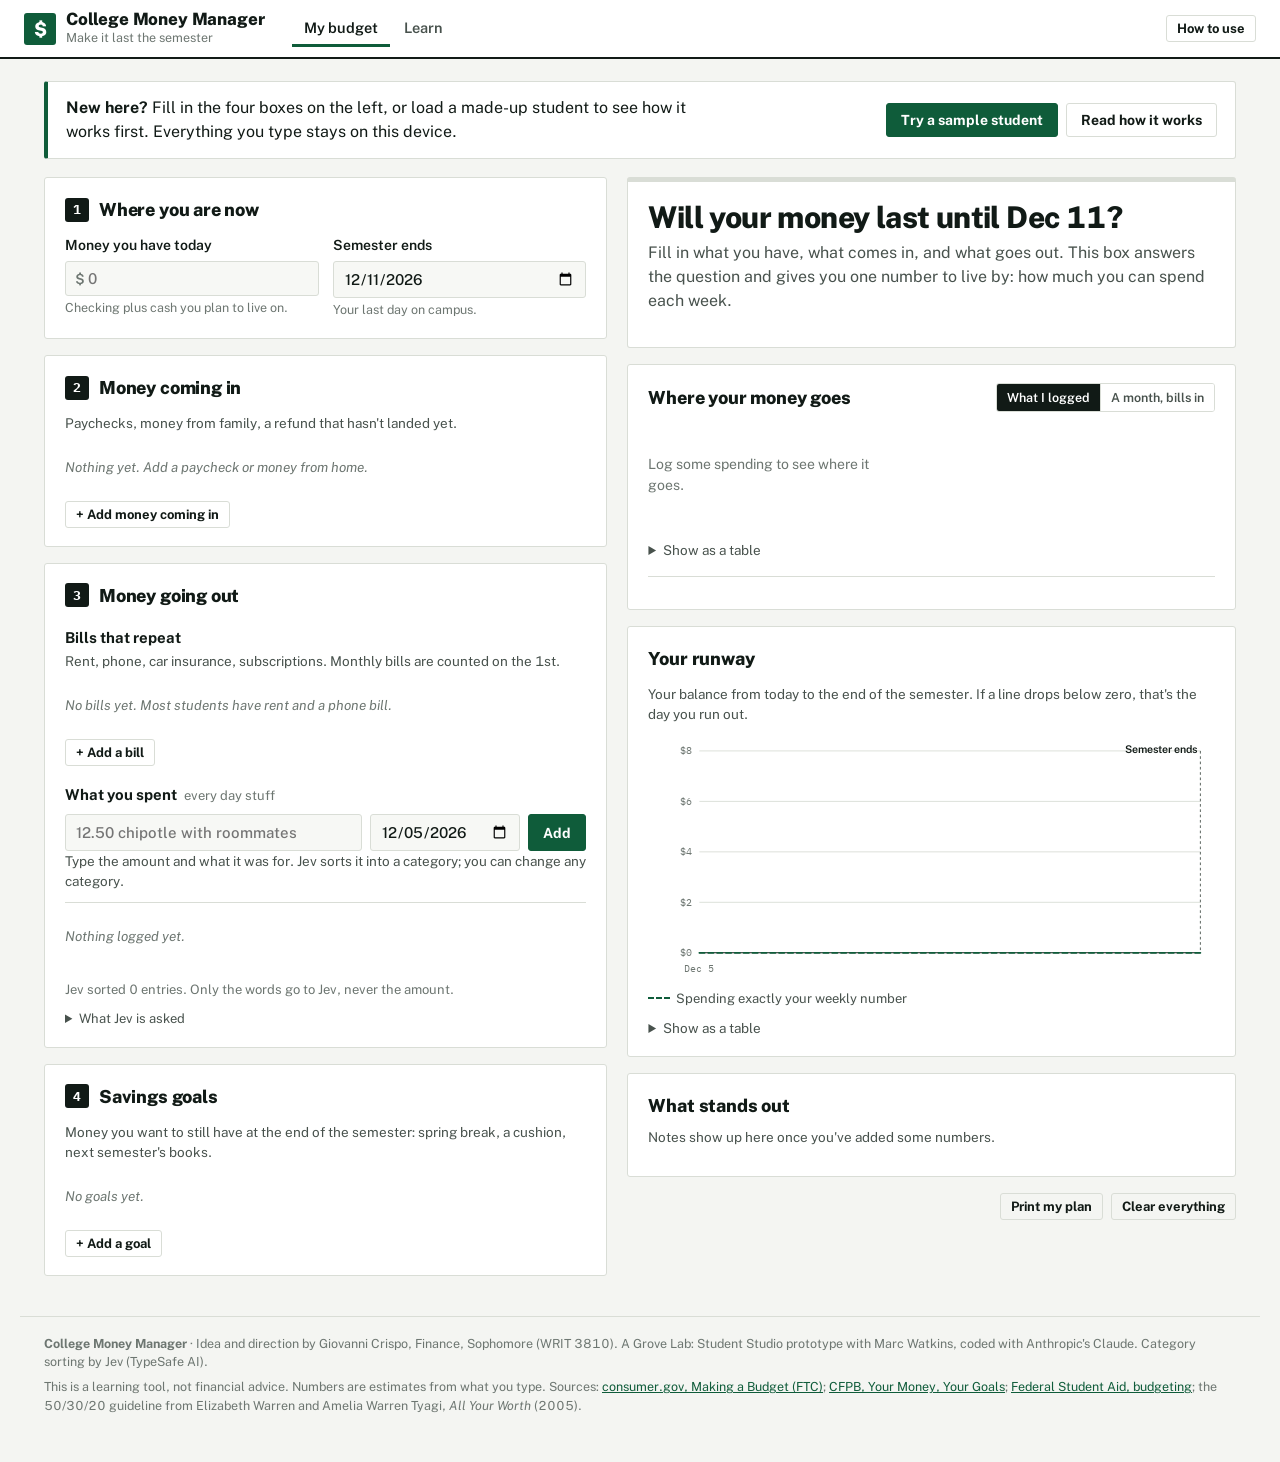
<file: index.html>
<!doctype html>
<html lang="en">
<head>
<meta charset="utf-8">
<meta name="viewport" content="width=device-width, initial-scale=1">
<title>College Money Manager</title>
<meta name="description" content="Enter what you have, what comes in, and what goes out, and see whether your money lasts the semester. A Grove Lab student build by Giovanni Crispo.">
<link rel="preconnect" href="https://fonts.googleapis.com">
<link rel="preconnect" href="https://fonts.gstatic.com" crossorigin>
<link href="https://fonts.googleapis.com/css2?family=Public+Sans:wght@400;500;600;700;800&family=IBM+Plex+Mono:wght@400;500;600&display=swap" rel="stylesheet">
<link rel="stylesheet" href="css/app.css">
</head>
<body>
<header class="top">
  <div class="brand"><span class="logo" aria-hidden="true">$</span><div><b>College Money Manager</b><small>Make it last the semester</small></div></div>
  <nav class="tabs" role="tablist" aria-label="Sections">
    <button role="tab" id="tab-budget" aria-controls="view-budget" aria-selected="true">My budget</button>
    <button role="tab" id="tab-learn" aria-controls="view-learn" aria-selected="false">Learn</button>
  </nav>
  <a class="btn ghost small help" href="how-to-use/">How to use</a>
</header>

<main>
<!-- ================= MY BUDGET ================= -->
<section id="view-budget" role="tabpanel" aria-labelledby="tab-budget">
  <div class="starter" id="starter">
    <p><b>New here?</b> Fill in the four boxes on the left, or load a made-up student to see how it works first. Everything you type stays on this device.</p>
    <div class="row"><button class="btn" id="loadSample">Try a sample student</button><a class="btn ghost" href="how-to-use/">Read how it works</a></div>
  </div>

  <div class="grid">
    <!-- inputs -->
    <div class="inputs">
      <section class="box" aria-labelledby="h1">
        <h2 id="h1"><span class="n">1</span>Where you are now</h2>
        <div class="fields two">
          <label>Money you have today<span class="money"><input id="balance" type="number" inputmode="decimal" min="0" step="0.01" placeholder="0"></span><small>Checking plus cash you plan to live on.</small></label>
          <label>Semester ends<input id="endDate" type="date"><small>Your last day on campus.</small></label>
        </div>
      </section>

      <section class="box" aria-labelledby="h2">
        <h2 id="h2"><span class="n">2</span>Money coming in</h2>
        <p class="hint">Paychecks, money from family, a refund that hasn't landed yet.</p>
        <div class="list" id="incomeList"></div>
        <button class="btn ghost small add" data-add="income">+ Add money coming in</button>
      </section>

      <section class="box" aria-labelledby="h3">
        <h2 id="h3"><span class="n">3</span>Money going out</h2>
        <h3>Bills that repeat</h3>
        <p class="hint">Rent, phone, car insurance, subscriptions. Monthly bills are counted on the 1st.</p>
        <div class="list" id="billList"></div>
        <button class="btn ghost small add" data-add="bill">+ Add a bill</button>

        <h3>What you spent <span class="sub">every day stuff</span></h3>
        <form class="quick" id="quick" autocomplete="off">
          <label class="sr" for="quickText">Amount and what it was for</label>
          <input id="quickText" placeholder="12.50 chipotle with roommates" required>
          <input id="quickDate" type="date" aria-label="Date spent">
          <button class="btn">Add</button>
        </form>
        <p class="hint">Type the amount and what it was for. Jev sorts it into a category; you can change any category.</p>
        <div class="spent" id="spentList"></div>
        <div class="jevbar" id="jevBar"></div>
      </section>

      <section class="box" aria-labelledby="h4">
        <h2 id="h4"><span class="n">4</span>Savings goals</h2>
        <p class="hint">Money you want to still have at the end of the semester: spring break, a cushion, next semester's books.</p>
        <div class="list" id="goalList"></div>
        <button class="btn ghost small add" data-add="goal">+ Add a goal</button>
      </section>
    </div>

    <!-- results -->
    <div class="results" aria-live="polite">
      <section class="box hero" id="hero"></section>

      <section class="box" aria-labelledby="hp">
        <div class="head"><h2 id="hp">Where your money goes</h2>
          <div class="seg" role="radiogroup" aria-label="What the chart shows">
            <button role="radio" data-pie="logged" aria-checked="true">What I logged</button>
            <button role="radio" data-pie="month" aria-checked="false">A month, bills in</button>
          </div></div>
        <div class="pie" id="pie"></div>
        <details class="tableview"><summary>Show as a table</summary><div id="pieTable"></div></details>
        <div class="needs" id="needs"></div>
      </section>

      <section class="box" aria-labelledby="hr">
        <h2 id="hr">Your runway</h2>
        <p class="hint">Your balance from today to the end of the semester. If a line drops below zero, that's the day you run out.</p>
        <div class="runway" id="runway"></div>
        <div class="legend" id="runwayLegend"></div>
        <details class="tableview"><summary>Show as a table</summary><div id="runwayTable"></div></details>
      </section>

      <section class="box tips" id="tips" aria-labelledby="ht"></section>

      <div class="row end"><button class="btn ghost small" id="printBtn">Print my plan</button><button class="btn ghost small" id="resetBtn">Clear everything</button></div>
    </div>
  </div>
</section>

<!-- ================= LEARN ================= -->
<section id="view-learn" role="tabpanel" aria-labelledby="tab-learn" hidden>
  <div class="learn">
    <aside class="lessons" aria-label="Lessons">
      <p class="eyebrow">Budgeting in six short lessons</p>
      <ol id="lessonNav"></ol>
      <p class="progress" id="learnProgress"></p>
    </aside>
    <article class="box lesson" id="lesson" tabindex="-1"></article>
  </div>
</section>
</main>

<footer class="foot">
  <p><b>College Money Manager</b> · Idea and direction by Giovanni Crispo, Finance, Sophomore (WRIT 3810). A Grove Lab: Student Studio prototype with Marc Watkins, coded with Anthropic's Claude. Category sorting by Jev (TypeSafe AI).</p>
  <p>This is a learning tool, not financial advice. Numbers are estimates from what you type.
  Sources: <a href="https://consumer.gov/your-money/making-budget" target="_blank" rel="noopener">consumer.gov, Making a Budget (FTC)</a>;
  <a href="https://www.consumerfinance.gov/consumer-tools/educator-tools/your-money-your-goals/" target="_blank" rel="noopener">CFPB, Your Money, Your Goals</a>;
  <a href="https://studentaid.gov/resources/prepare-for-college/checklists/budget" target="_blank" rel="noopener">Federal Student Aid, budgeting</a>;
  the 50/30/20 guideline from Elizabeth Warren and Amelia Warren Tyagi, <i>All Your Worth</i> (2005).</p>
</footer>

<div class="toast" id="toast" role="status" aria-live="polite"></div>
<div class="tip" id="tooltip" role="tooltip" hidden></div>

<script src="js/money.js"></script>
<script src="js/jev.js"></script>
<script src="js/charts.js"></script>
<script src="js/app.js"></script>
<script src="js/learn.js"></script>
</body>
</html>
</file>
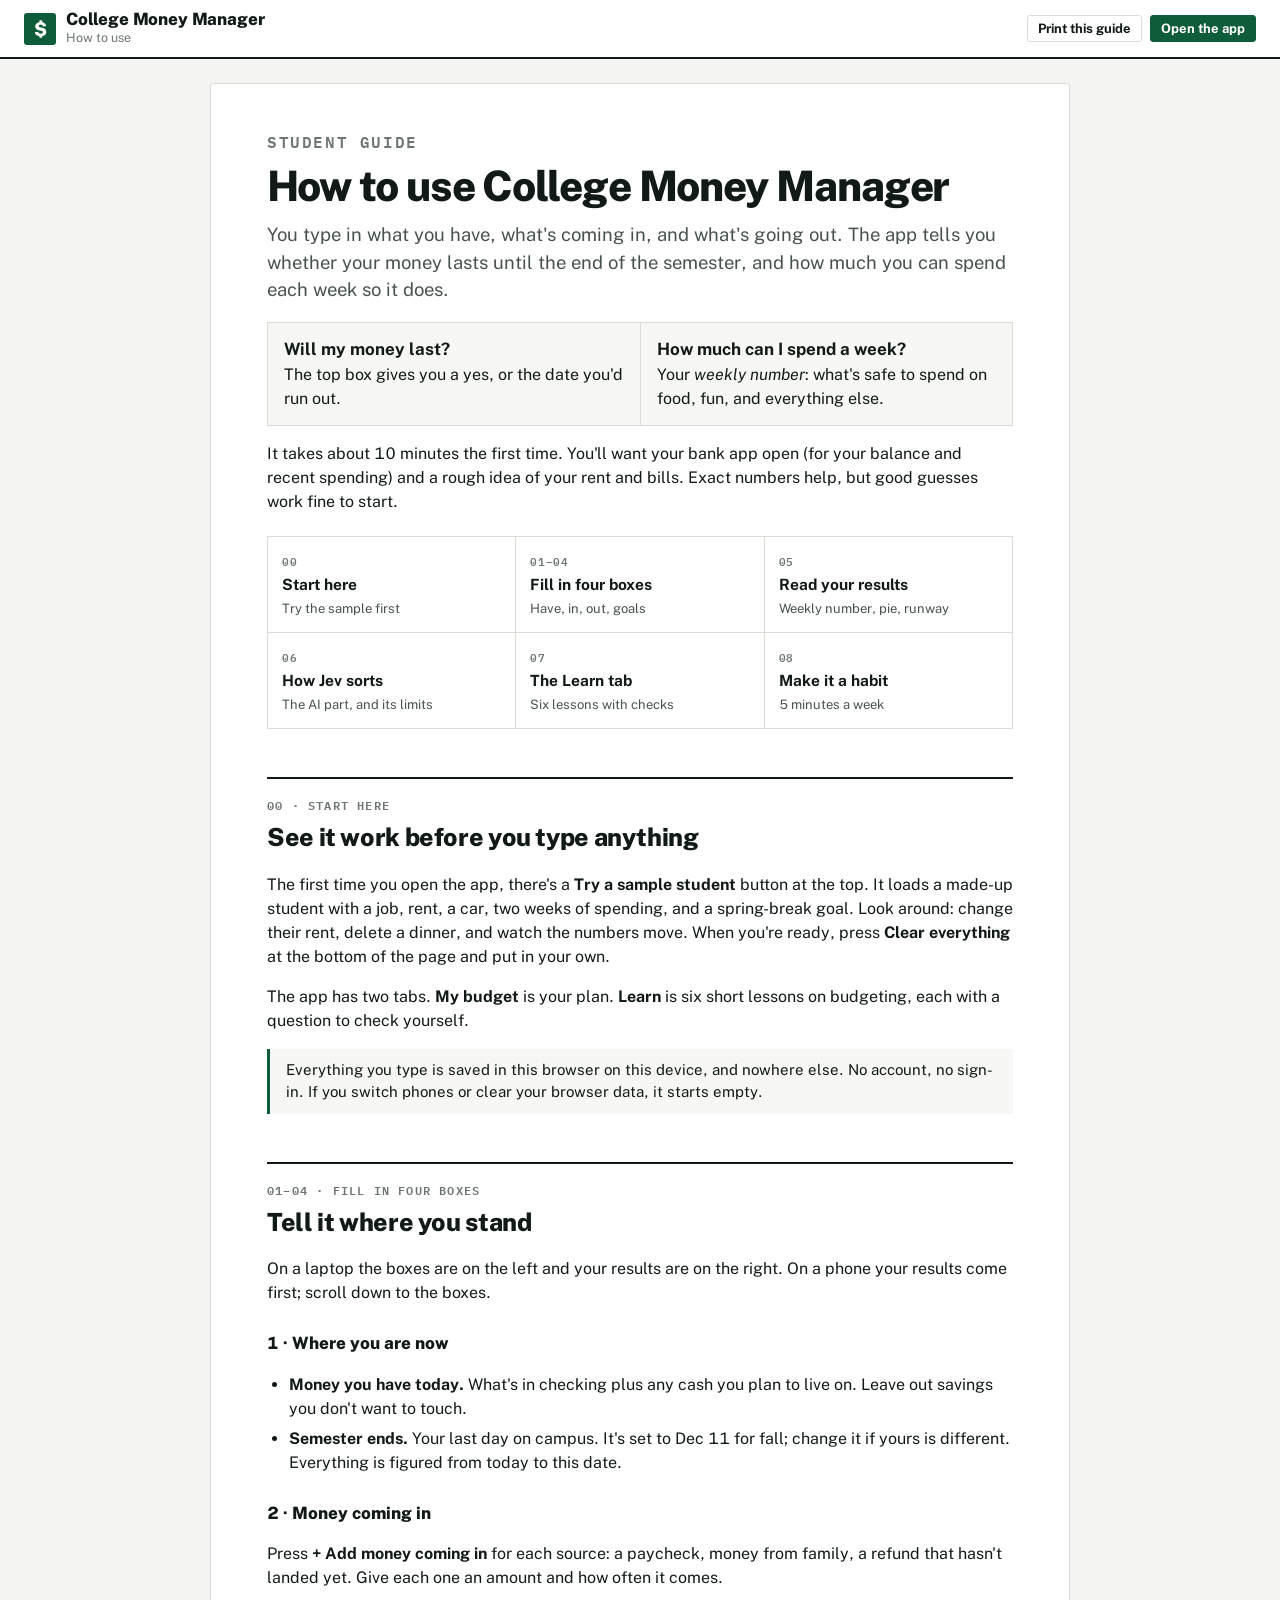
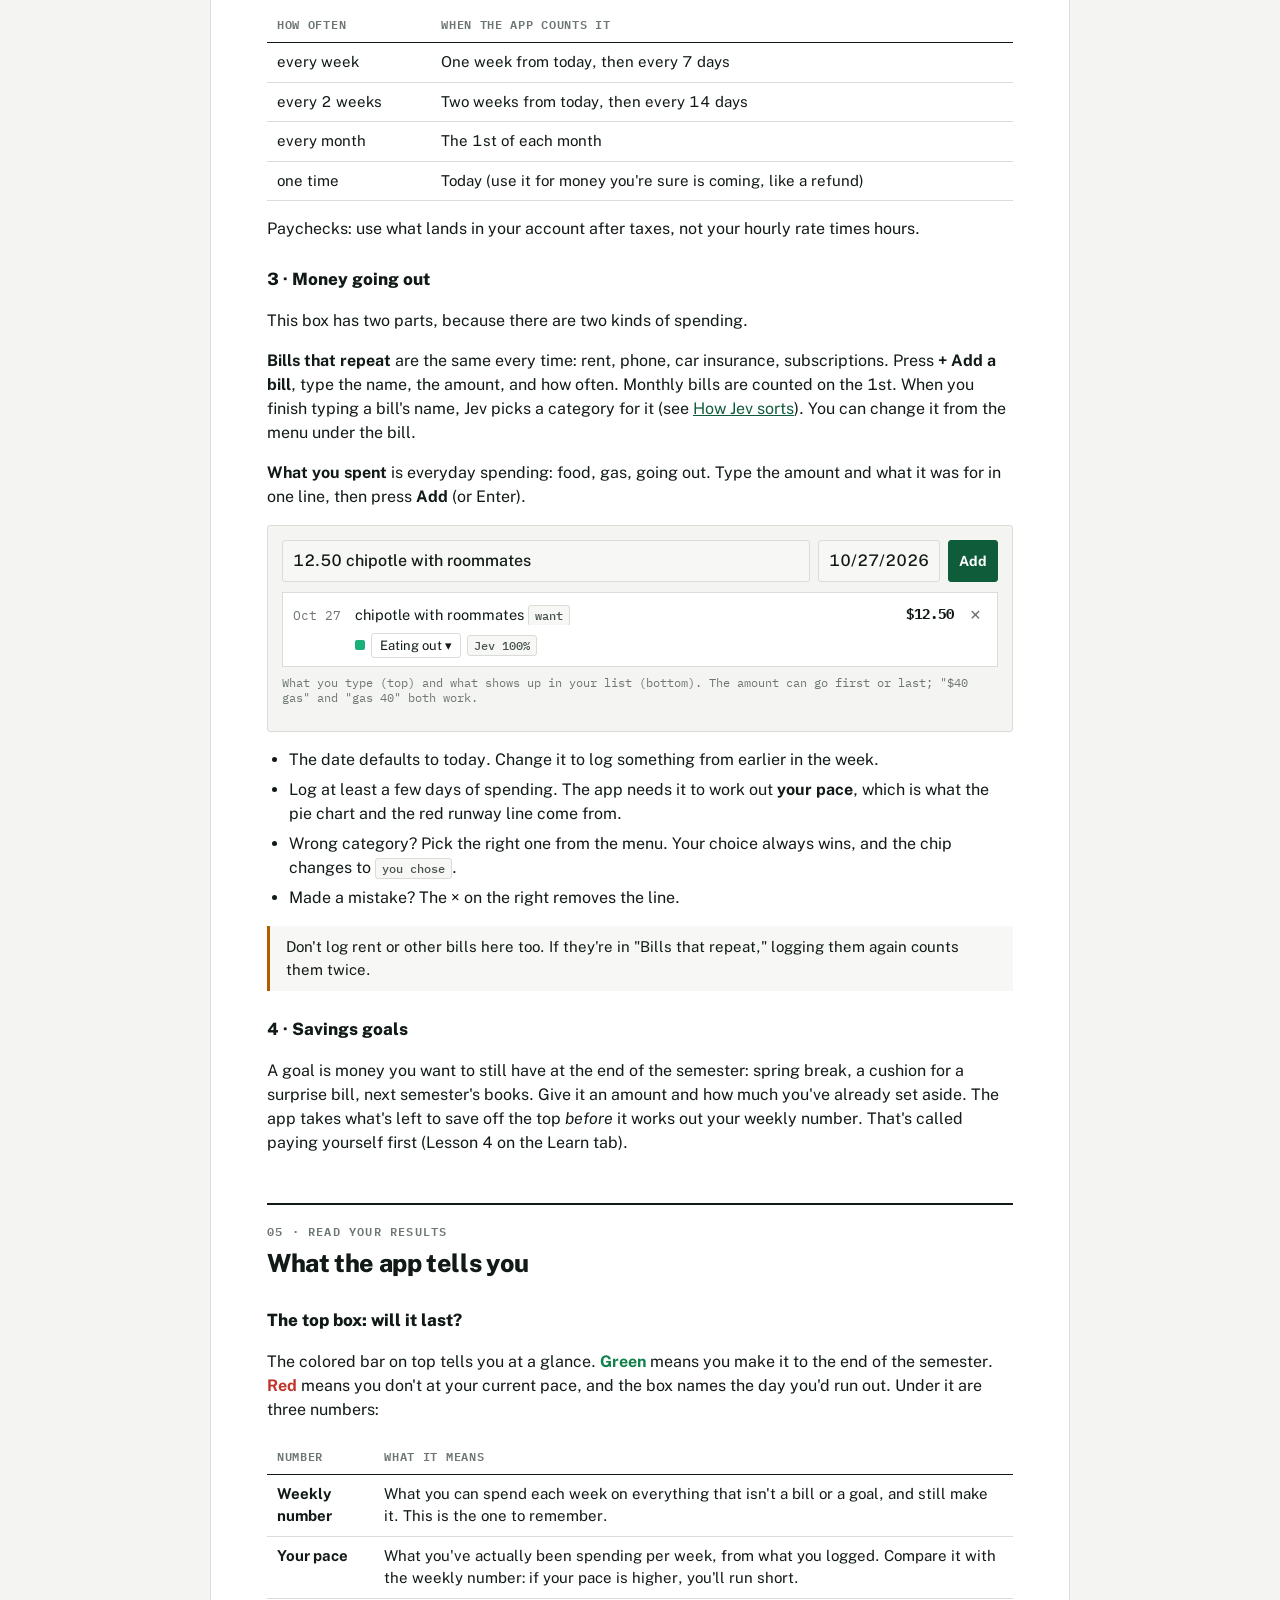
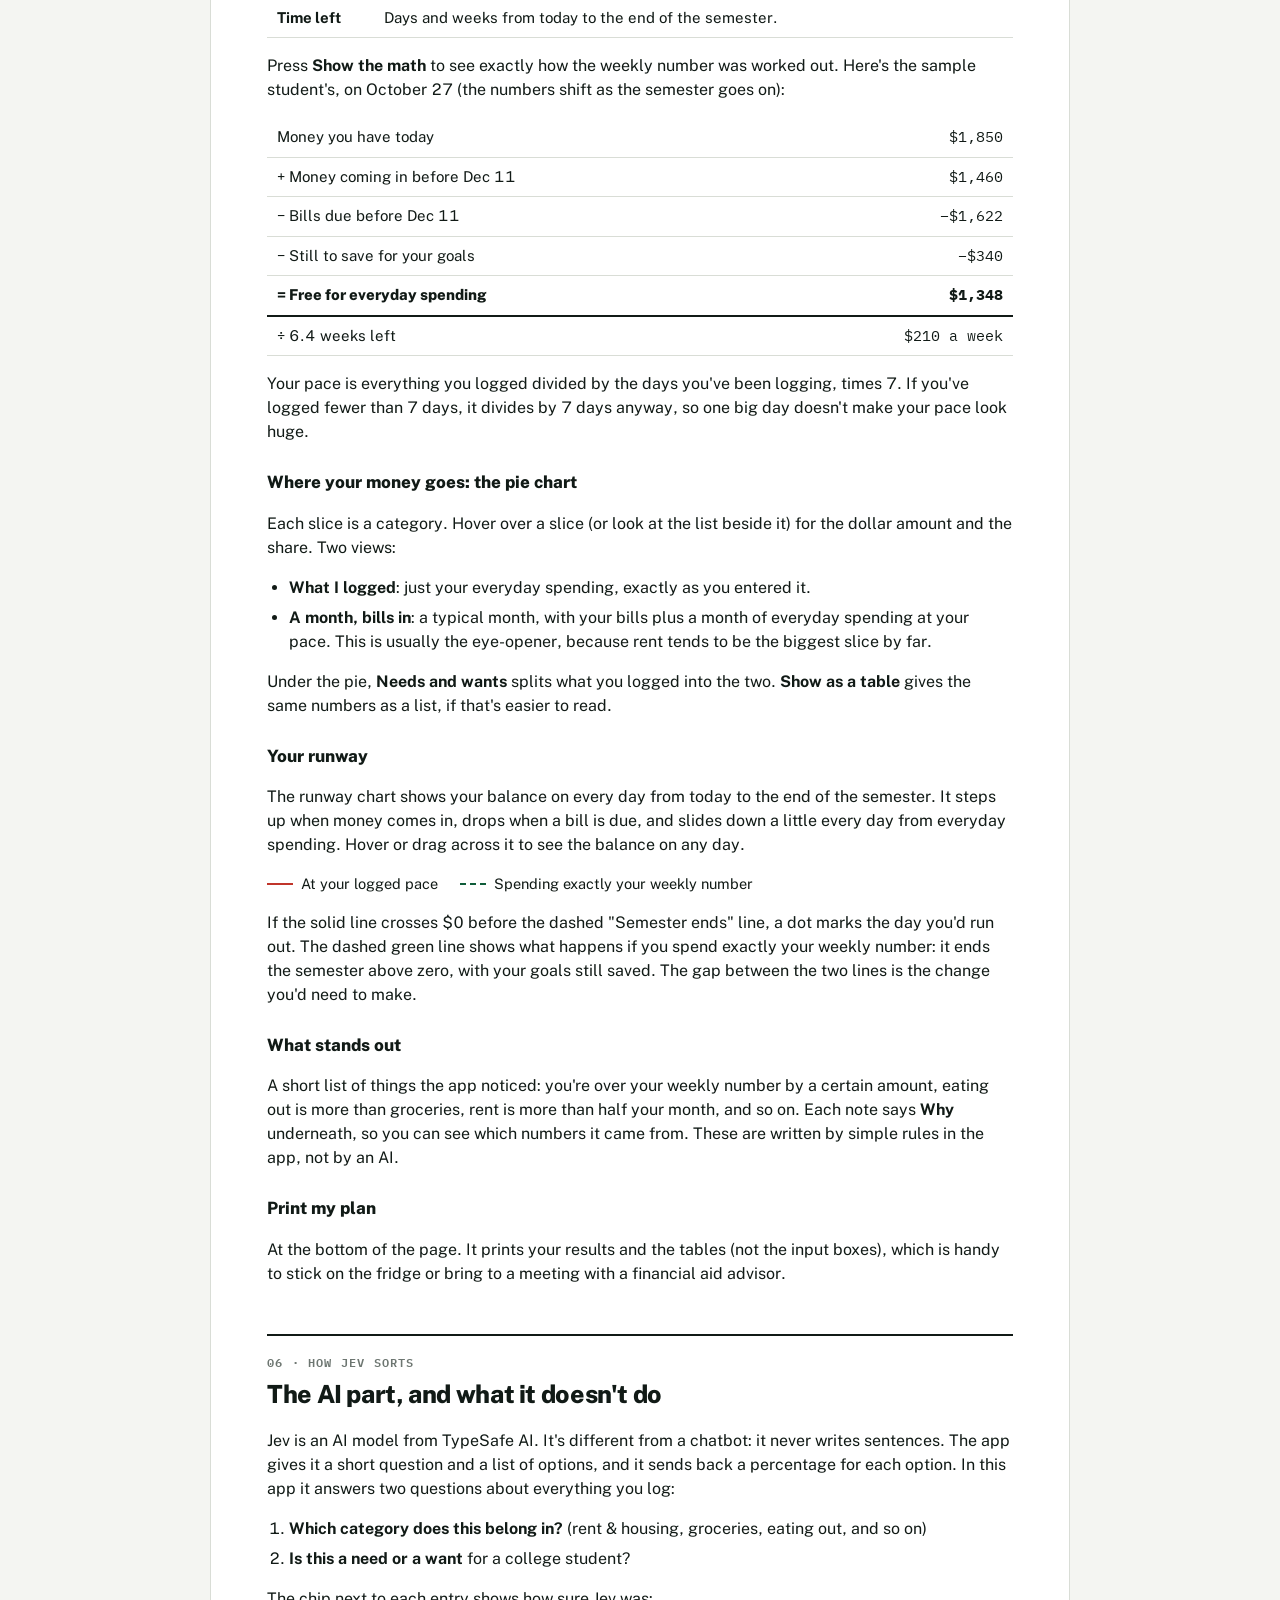
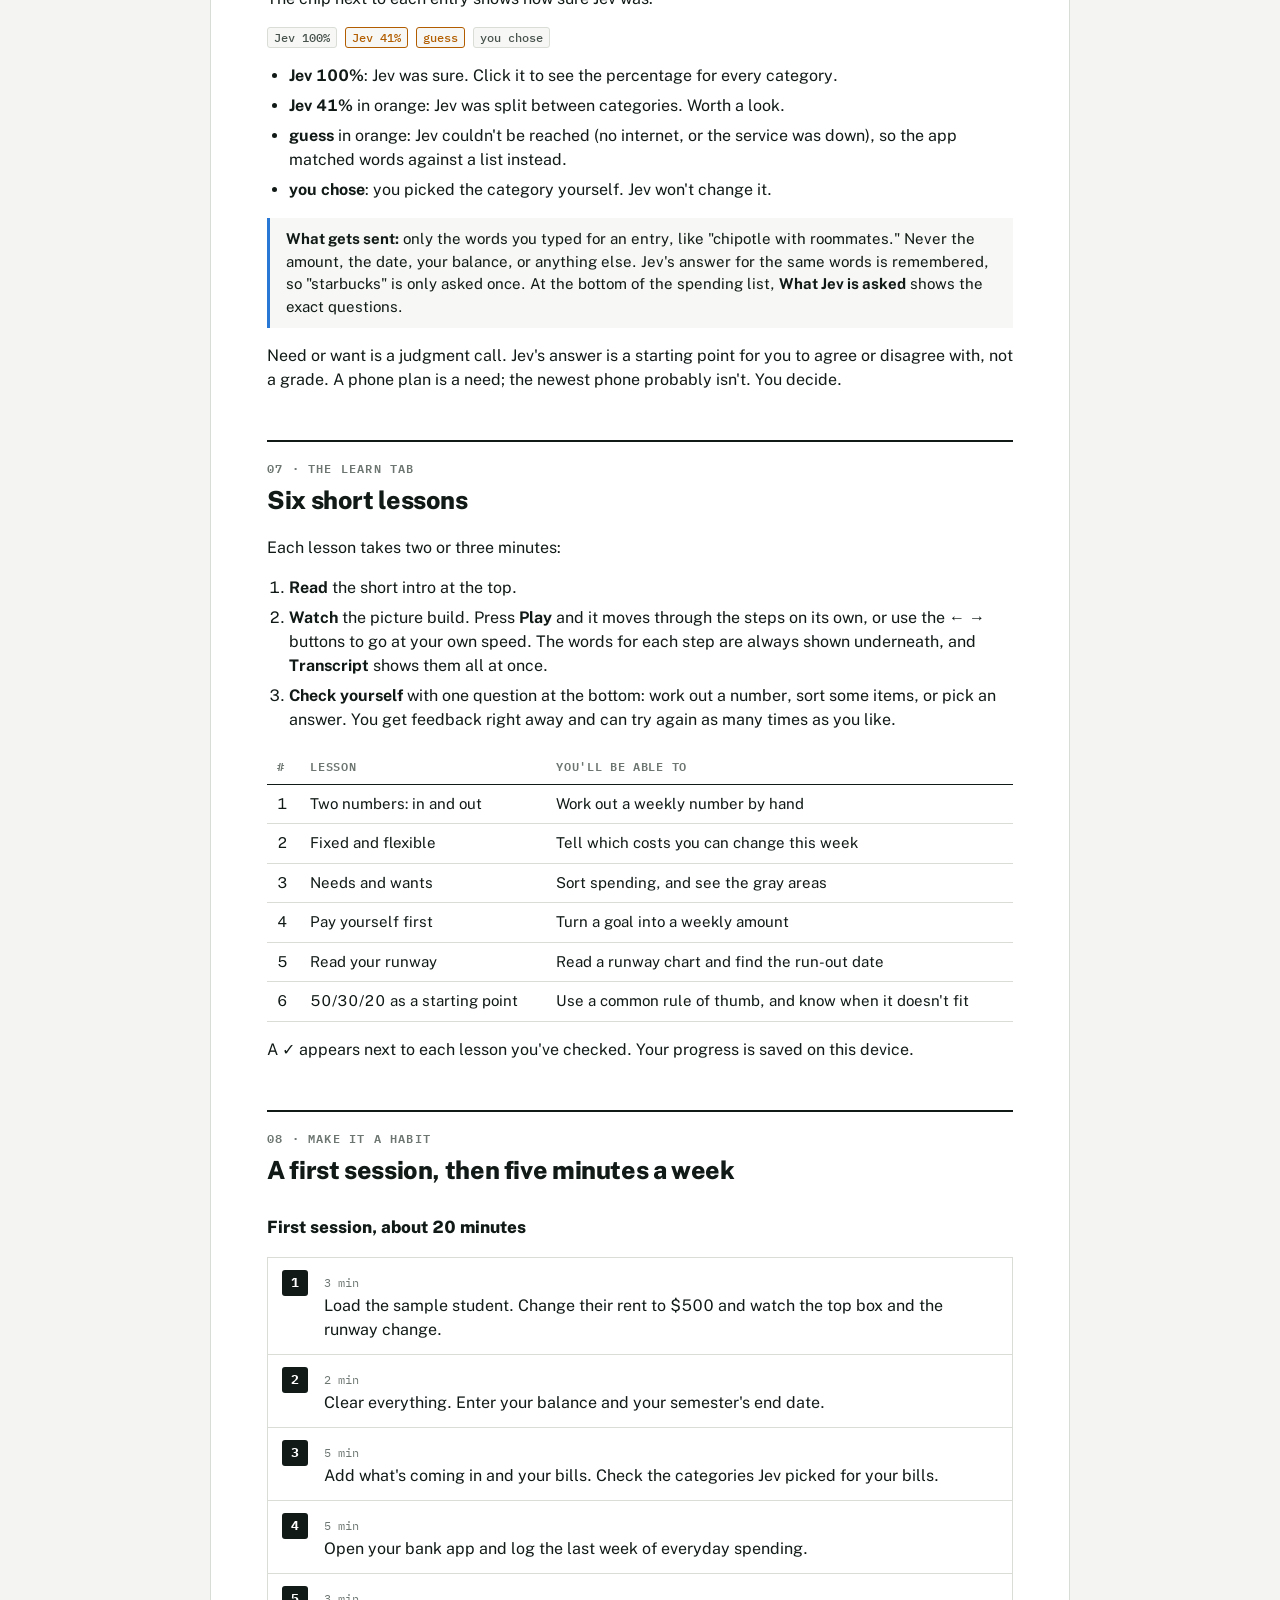
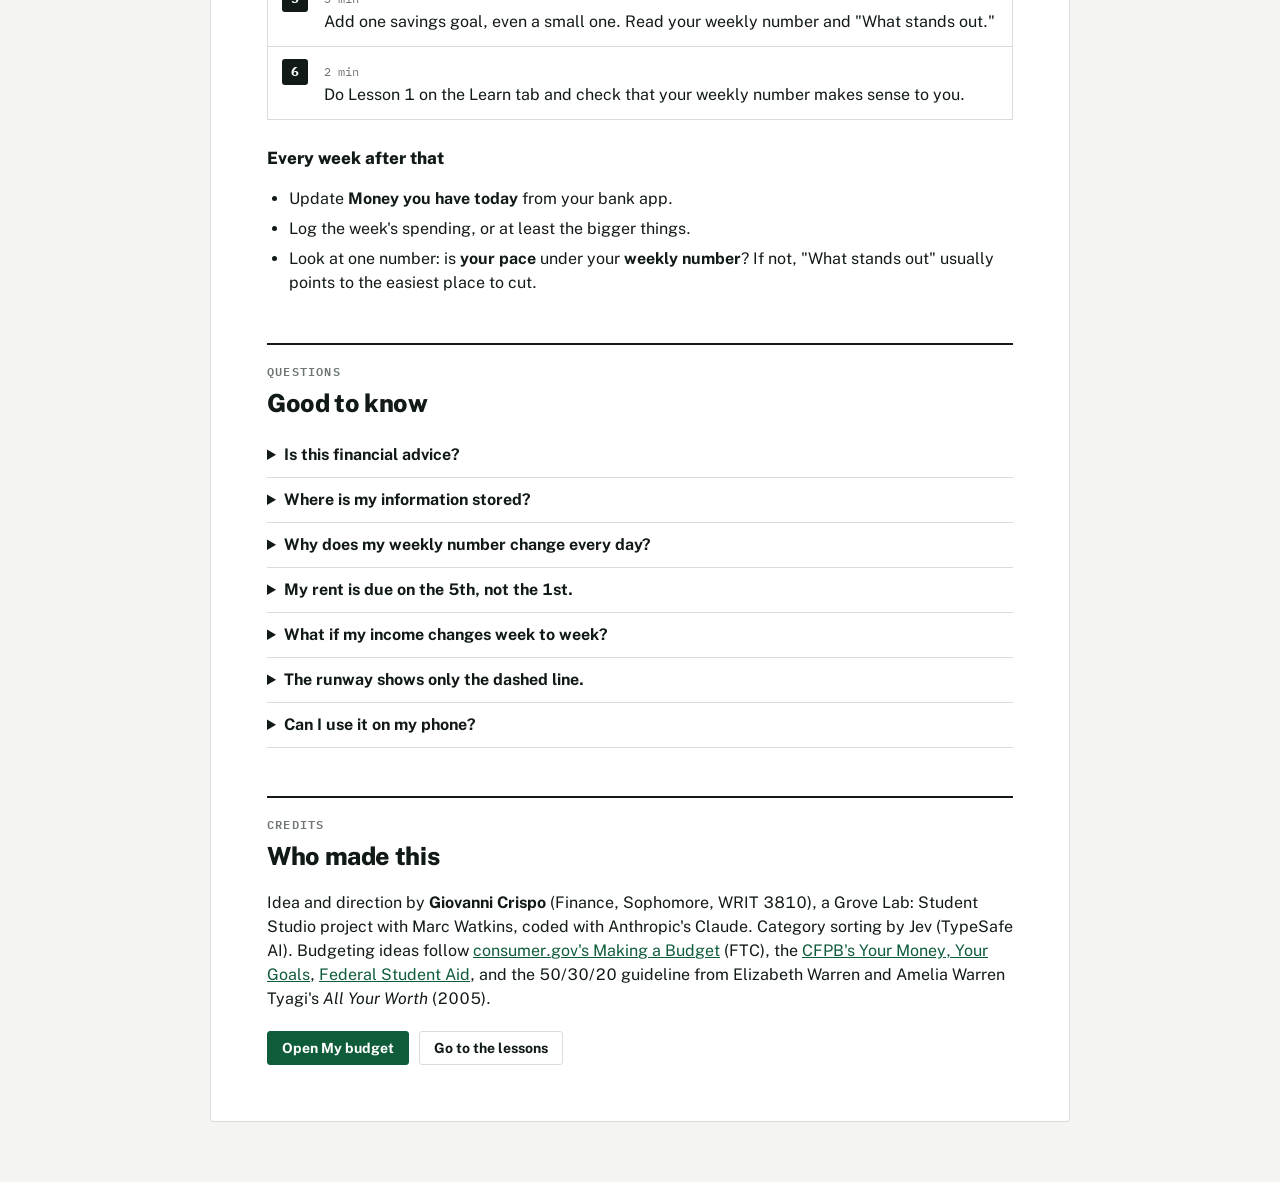
<file: how-to-use/index.html>
<!doctype html>
<html lang="en">
<head>
<meta charset="utf-8">
<meta name="viewport" content="width=device-width, initial-scale=1">
<title>How to Use College Money Manager</title>
<meta name="description" content="A step-by-step guide to College Money Manager: entering your money, reading your weekly number and runway, how Jev sorts spending, and the Learn lessons.">
<link rel="preconnect" href="https://fonts.googleapis.com">
<link rel="preconnect" href="https://fonts.gstatic.com" crossorigin>
<link href="https://fonts.googleapis.com/css2?family=Public+Sans:wght@400;500;600;700;800&family=IBM+Plex+Mono:wght@400;500;600&display=swap" rel="stylesheet">
<link rel="stylesheet" href="../css/app.css">
<style>
.page { max-width: 860px; margin: 24px auto 60px; padding: 44px 56px 56px; background: var(--surface); border: 1px solid var(--rule); border-radius: var(--radius); }
.page h1 { font-size: clamp(30px, 5vw, 42px); font-weight: 800; letter-spacing: -.025em; line-height: 1.08; margin: 6px 0 12px; }
.page .lede { font-size: 18.5px; color: var(--ink-2); margin: 0 0 18px; }
.page h2 { font-size: 25px; font-weight: 800; letter-spacing: -.015em; margin: 48px 0 10px; padding-top: 16px; border-top: 2px solid var(--rule-strong); display: block; }
.page h2 .k { display: block; font: 600 12px var(--mono); letter-spacing: .1em; color: var(--muted); margin-bottom: 4px; text-transform: uppercase; }
.page h3 { font-size: 17px; font-weight: 800; margin: 26px 0 6px; }
.page p, .page li { font-size: 16px; }
.page ol.steps, .page ul.plain { padding-left: 22px; }
.page li { margin-bottom: 6px; }
.toc { display: grid; grid-template-columns: repeat(3, 1fr); gap: 1px; background: var(--rule); border: 1px solid var(--rule); margin: 22px 0 6px; }
.toc a { display: block; background: var(--surface); padding: 12px 14px; text-decoration: none; color: var(--ink); }
.toc a:hover { background: var(--surface-2); }
.toc .k { font: 600 11px var(--mono); color: var(--muted); letter-spacing: .06em; }
.toc b { display: block; font-size: 15.5px; }
.toc span { font-size: 13px; color: var(--ink-2); }
.answer { display: grid; grid-template-columns: 1fr 1fr; gap: 1px; background: var(--rule); border: 1px solid var(--rule); margin: 16px 0; }
.answer div { background: var(--surface-2); padding: 14px 16px; }
.answer b { display: block; font-size: 17px; }
.note { background: var(--surface-2); border-left: 3px solid var(--brand); padding: 10px 16px; margin: 16px 0; font-size: 15px; }
.note.warn { border-left-color: var(--warn); } .note.jev { border-left-color: var(--c1); }
.ex { border: 1px solid var(--rule); border-radius: var(--radius); background: var(--bg); padding: 14px; margin: 14px 0; }
.ex .cap { font: 12px var(--mono); color: var(--muted); margin-top: 8px; }
.ex .fake-in { display: flex; gap: 8px; }
.ex .fake-in span { flex: 1; background: var(--surface-2); border: 1px solid var(--rule); border-radius: var(--radius); padding: 8px 10px; font-weight: 500; }
.ex .fake-in span.btn { background: var(--brand); color: var(--brand-ink); border-color: var(--brand); font-weight: 700; }
.ex .entry { background: var(--surface); padding: 8px 10px; border: 1px solid var(--rule); }
.ex .entry .cat span.sel { border: 1px solid var(--rule); border-radius: var(--radius); padding: 2px 8px; font-size: 13px; }
.page table { width: 100%; border-collapse: collapse; font-size: 15px; margin: 12px 0; }
.page th, .page td { text-align: left; vertical-align: top; padding: 8px 10px; border-bottom: 1px solid var(--rule); }
.page th { font: 600 11.5px var(--mono); text-transform: uppercase; letter-spacing: .06em; color: var(--muted); border-bottom: 1.5px solid var(--ink); }
.page td.r { text-align: right; font-family: var(--mono); }
.page tr.total td { font-weight: 800; border-bottom: 2px solid var(--ink); }
.stat-ex { margin: 14px 0; }
.lines { display: flex; gap: 22px; flex-wrap: wrap; font-size: 14.5px; margin: 8px 0; }
.lines span { display: inline-flex; align-items: center; gap: 8px; }
.lines i { width: 26px; border-top: 2px solid var(--line-pace); }
.lines i.plan { border-top: 2px dashed var(--line-plan); }
.chips { display: flex; gap: 8px; flex-wrap: wrap; margin: 8px 0; }
details.faq { border-bottom: 1px solid var(--rule); padding: 10px 0; }
details.faq summary { cursor: pointer; font-weight: 700; }
details.faq p { margin: 8px 0 4px; color: var(--ink-2); }
.session { counter-reset: s; list-style: none; padding: 0; display: grid; gap: 1px; background: var(--rule); border: 1px solid var(--rule); }
.session li { background: var(--surface); padding: 12px 14px 12px 56px; position: relative; margin: 0; }
.session li::before { counter-increment: s; content: counter(s); position: absolute; left: 14px; top: 12px; width: 26px; height: 26px; display: grid; place-items: center; background: var(--ink); color: var(--surface); font: 700 13px var(--mono); border-radius: var(--radius); }
.session .t { font: 12px var(--mono); color: var(--muted); }
.cta { display: flex; gap: 10px; flex-wrap: wrap; margin-top: 20px; }
@media (max-width: 700px) {
  .page { margin: 0; padding: 22px 16px 40px; border: 0; }
  .toc, .answer { grid-template-columns: 1fr; }
}
@media print { .top, .cta { display: none !important; } .page { border: 0; margin: 0; padding: 0; } body { background: #fff; } }
</style>
</head>
<body>
<header class="top">
  <div class="brand"><span class="logo" aria-hidden="true">$</span><div><b>College Money Manager</b><small>How to use</small></div></div>
  <div class="row" style="margin-left:auto"><button class="btn ghost small" onclick="print()">Print this guide</button><a class="btn small" href="../#budget">Open the app</a></div>
</header>

<article class="page">
  <p class="eyebrow">Student guide</p>
  <h1>How to use College Money Manager</h1>
  <p class="lede">You type in what you have, what's coming in, and what's going out. The app tells you whether your money lasts until the end of the semester, and how much you can spend each week so it does.</p>

  <div class="answer">
    <div><b>Will my money last?</b>The top box gives you a yes, or the date you'd run out.</div>
    <div><b>How much can I spend a week?</b>Your <i>weekly number</i>: what's safe to spend on food, fun, and everything else.</div>
  </div>

  <p>It takes about 10 minutes the first time. You'll want your bank app open (for your balance and recent spending) and a rough idea of your rent and bills. Exact numbers help, but good guesses work fine to start.</p>

  <nav class="toc" aria-label="In this guide">
    <a href="#start"><span class="k">00</span><b>Start here</b><span>Try the sample first</span></a>
    <a href="#enter"><span class="k">01–04</span><b>Fill in four boxes</b><span>Have, in, out, goals</span></a>
    <a href="#read"><span class="k">05</span><b>Read your results</b><span>Weekly number, pie, runway</span></a>
    <a href="#jev"><span class="k">06</span><b>How Jev sorts</b><span>The AI part, and its limits</span></a>
    <a href="#learn"><span class="k">07</span><b>The Learn tab</b><span>Six lessons with checks</span></a>
    <a href="#habit"><span class="k">08</span><b>Make it a habit</b><span>5 minutes a week</span></a>
  </nav>

  <!-- ============ START ============ -->
  <h2 id="start"><span class="k">00 · Start here</span>See it work before you type anything</h2>
  <p>The first time you open the app, there's a <b>Try a sample student</b> button at the top. It loads a made-up student with a job, rent, a car, two weeks of spending, and a spring-break goal. Look around: change their rent, delete a dinner, and watch the numbers move. When you're ready, press <b>Clear everything</b> at the bottom of the page and put in your own.</p>
  <p>The app has two tabs. <b>My budget</b> is your plan. <b>Learn</b> is six short lessons on budgeting, each with a question to check yourself.</p>
  <div class="note">Everything you type is saved in this browser on this device, and nowhere else. No account, no sign-in. If you switch phones or clear your browser data, it starts empty.</div>

  <!-- ============ ENTER ============ -->
  <h2 id="enter"><span class="k">01–04 · Fill in four boxes</span>Tell it where you stand</h2>
  <p>On a laptop the boxes are on the left and your results are on the right. On a phone your results come first; scroll down to the boxes.</p>

  <h3>1 · Where you are now</h3>
  <ul class="plain">
    <li><b>Money you have today.</b> What's in checking plus any cash you plan to live on. Leave out savings you don't want to touch.</li>
    <li><b>Semester ends.</b> Your last day on campus. It's set to Dec 11 for fall; change it if yours is different. Everything is figured from today to this date.</li>
  </ul>

  <h3>2 · Money coming in</h3>
  <p>Press <b>+ Add money coming in</b> for each source: a paycheck, money from family, a refund that hasn't landed yet. Give each one an amount and how often it comes.</p>
  <table>
    <thead><tr><th>How often</th><th>When the app counts it</th></tr></thead>
    <tbody>
      <tr><td>every week</td><td>One week from today, then every 7 days</td></tr>
      <tr><td>every 2 weeks</td><td>Two weeks from today, then every 14 days</td></tr>
      <tr><td>every month</td><td>The 1st of each month</td></tr>
      <tr><td>one time</td><td>Today (use it for money you're sure is coming, like a refund)</td></tr>
    </tbody>
  </table>
  <p>Paychecks: use what lands in your account after taxes, not your hourly rate times hours.</p>

  <h3>3 · Money going out</h3>
  <p>This box has two parts, because there are two kinds of spending.</p>
  <p><b>Bills that repeat</b> are the same every time: rent, phone, car insurance, subscriptions. Press <b>+ Add a bill</b>, type the name, the amount, and how often. Monthly bills are counted on the 1st. When you finish typing a bill's name, Jev picks a category for it (see <a href="#jev">How Jev sorts</a>). You can change it from the menu under the bill.</p>
  <p><b>What you spent</b> is everyday spending: food, gas, going out. Type the amount and what it was for in one line, then press <b>Add</b> (or Enter).</p>
  <div class="ex" aria-label="Example of adding spending">
    <div class="fake-in"><span>12.50 chipotle with roommates</span><span style="flex:0 0 120px">10/27/2026</span><span class="btn" style="flex:none">Add</span></div>
    <div style="margin-top:10px" class="entry"><span class="d">Oct 27</span><span class="w">chipotle with roommates <span class="why">want</span></span><span class="amt">$12.50</span><span class="x" aria-hidden="true">×</span>
      <span class="cat"><span class="dot" style="background:var(--c3)"></span><span class="sel">Eating out ▾</span><span class="why">Jev 100%</span></span></div>
    <p class="cap">What you type (top) and what shows up in your list (bottom). The amount can go first or last; "$40 gas" and "gas 40" both work.</p>
  </div>
  <ul class="plain">
    <li>The date defaults to today. Change it to log something from earlier in the week.</li>
    <li>Log at least a few days of spending. The app needs it to work out <b>your pace</b>, which is what the pie chart and the red runway line come from.</li>
    <li>Wrong category? Pick the right one from the menu. Your choice always wins, and the chip changes to <span class="why you">you chose</span>.</li>
    <li>Made a mistake? The × on the right removes the line.</li>
  </ul>
  <div class="note warn">Don't log rent or other bills here too. If they're in "Bills that repeat," logging them again counts them twice.</div>

  <h3>4 · Savings goals</h3>
  <p>A goal is money you want to still have at the end of the semester: spring break, a cushion for a surprise bill, next semester's books. Give it an amount and how much you've already set aside. The app takes what's left to save off the top <i>before</i> it works out your weekly number. That's called paying yourself first (Lesson 4 on the Learn tab).</p>

  <!-- ============ READ ============ -->
  <h2 id="read"><span class="k">05 · Read your results</span>What the app tells you</h2>

  <h3>The top box: will it last?</h3>
  <p>The colored bar on top tells you at a glance. <b style="color:var(--good)">Green</b> means you make it to the end of the semester. <b style="color:var(--bad)">Red</b> means you don't at your current pace, and the box names the day you'd run out. Under it are three numbers:</p>
  <table>
    <thead><tr><th>Number</th><th>What it means</th></tr></thead>
    <tbody>
      <tr><td><b>Weekly number</b></td><td>What you can spend each week on everything that isn't a bill or a goal, and still make it. This is the one to remember.</td></tr>
      <tr><td><b>Your pace</b></td><td>What you've actually been spending per week, from what you logged. Compare it with the weekly number: if your pace is higher, you'll run short.</td></tr>
      <tr><td><b>Time left</b></td><td>Days and weeks from today to the end of the semester.</td></tr>
    </tbody>
  </table>
  <p>Press <b>Show the math</b> to see exactly how the weekly number was worked out. Here's the sample student's, on October 27 (the numbers shift as the semester goes on):</p>
  <table aria-label="Example of the math">
    <tbody>
      <tr><td>Money you have today</td><td class="r">$1,850</td></tr>
      <tr><td>+ Money coming in before Dec 11</td><td class="r">$1,460</td></tr>
      <tr><td>− Bills due before Dec 11</td><td class="r">−$1,622</td></tr>
      <tr><td>− Still to save for your goals</td><td class="r">−$340</td></tr>
      <tr class="total"><td>= Free for everyday spending</td><td class="r">$1,348</td></tr>
      <tr><td>÷ 6.4 weeks left</td><td class="r">$210 a week</td></tr>
    </tbody>
  </table>
  <p>Your pace is everything you logged divided by the days you've been logging, times 7. If you've logged fewer than 7 days, it divides by 7 days anyway, so one big day doesn't make your pace look huge.</p>

  <h3>Where your money goes: the pie chart</h3>
  <p>Each slice is a category. Hover over a slice (or look at the list beside it) for the dollar amount and the share. Two views:</p>
  <ul class="plain">
    <li><b>What I logged</b>: just your everyday spending, exactly as you entered it.</li>
    <li><b>A month, bills in</b>: a typical month, with your bills plus a month of everyday spending at your pace. This is usually the eye-opener, because rent tends to be the biggest slice by far.</li>
  </ul>
  <p>Under the pie, <b>Needs and wants</b> splits what you logged into the two. <b>Show as a table</b> gives the same numbers as a list, if that's easier to read.</p>

  <h3>Your runway</h3>
  <p>The runway chart shows your balance on every day from today to the end of the semester. It steps up when money comes in, drops when a bill is due, and slides down a little every day from everyday spending. Hover or drag across it to see the balance on any day.</p>
  <div class="lines"><span><i></i>At your logged pace</span><span><i class="plan"></i>Spending exactly your weekly number</span></div>
  <p>If the solid line crosses $0 before the dashed "Semester ends" line, a dot marks the day you'd run out. The dashed green line shows what happens if you spend exactly your weekly number: it ends the semester above zero, with your goals still saved. The gap between the two lines is the change you'd need to make.</p>

  <h3>What stands out</h3>
  <p>A short list of things the app noticed: you're over your weekly number by a certain amount, eating out is more than groceries, rent is more than half your month, and so on. Each note says <b>Why</b> underneath, so you can see which numbers it came from. These are written by simple rules in the app, not by an AI.</p>

  <h3>Print my plan</h3>
  <p>At the bottom of the page. It prints your results and the tables (not the input boxes), which is handy to stick on the fridge or bring to a meeting with a financial aid advisor.</p>

  <!-- ============ JEV ============ -->
  <h2 id="jev"><span class="k">06 · How Jev sorts</span>The AI part, and what it doesn't do</h2>
  <p>Jev is an AI model from TypeSafe AI. It's different from a chatbot: it never writes sentences. The app gives it a short question and a list of options, and it sends back a percentage for each option. In this app it answers two questions about everything you log:</p>
  <ol class="steps">
    <li><b>Which category does this belong in?</b> (rent &amp; housing, groceries, eating out, and so on)</li>
    <li><b>Is this a need or a want</b> for a college student?</li>
  </ol>
  <p>The chip next to each entry shows how sure Jev was:</p>
  <div class="chips"><span class="why">Jev 100%</span><span class="why unsure">Jev 41%</span><span class="why unsure">guess</span><span class="why you">you chose</span></div>
  <ul class="plain">
    <li><b>Jev 100%</b>: Jev was sure. Click it to see the percentage for every category.</li>
    <li><b>Jev 41%</b> in orange: Jev was split between categories. Worth a look.</li>
    <li><b>guess</b> in orange: Jev couldn't be reached (no internet, or the service was down), so the app matched words against a list instead.</li>
    <li><b>you chose</b>: you picked the category yourself. Jev won't change it.</li>
  </ul>
  <div class="note jev"><b>What gets sent:</b> only the words you typed for an entry, like "chipotle with roommates." Never the amount, the date, your balance, or anything else. Jev's answer for the same words is remembered, so "starbucks" is only asked once. At the bottom of the spending list, <b>What Jev is asked</b> shows the exact questions.</div>
  <p>Need or want is a judgment call. Jev's answer is a starting point for you to agree or disagree with, not a grade. A phone plan is a need; the newest phone probably isn't. You decide.</p>

  <!-- ============ LEARN ============ -->
  <h2 id="learn"><span class="k">07 · The Learn tab</span>Six short lessons</h2>
  <p>Each lesson takes two or three minutes:</p>
  <ol class="steps">
    <li><b>Read</b> the short intro at the top.</li>
    <li><b>Watch</b> the picture build. Press <b>Play</b> and it moves through the steps on its own, or use the ← → buttons to go at your own speed. The words for each step are always shown underneath, and <b>Transcript</b> shows them all at once.</li>
    <li><b>Check yourself</b> with one question at the bottom: work out a number, sort some items, or pick an answer. You get feedback right away and can try again as many times as you like.</li>
  </ol>
  <table>
    <thead><tr><th>#</th><th>Lesson</th><th>You'll be able to</th></tr></thead>
    <tbody>
      <tr><td>1</td><td>Two numbers: in and out</td><td>Work out a weekly number by hand</td></tr>
      <tr><td>2</td><td>Fixed and flexible</td><td>Tell which costs you can change this week</td></tr>
      <tr><td>3</td><td>Needs and wants</td><td>Sort spending, and see the gray areas</td></tr>
      <tr><td>4</td><td>Pay yourself first</td><td>Turn a goal into a weekly amount</td></tr>
      <tr><td>5</td><td>Read your runway</td><td>Read a runway chart and find the run-out date</td></tr>
      <tr><td>6</td><td>50/30/20 as a starting point</td><td>Use a common rule of thumb, and know when it doesn't fit</td></tr>
    </tbody>
  </table>
  <p>A ✓ appears next to each lesson you've checked. Your progress is saved on this device.</p>

  <!-- ============ HABIT ============ -->
  <h2 id="habit"><span class="k">08 · Make it a habit</span>A first session, then five minutes a week</h2>
  <h3>First session, about 20 minutes</h3>
  <ol class="session">
    <li><span class="t">3 min</span><br>Load the sample student. Change their rent to $500 and watch the top box and the runway change.</li>
    <li><span class="t">2 min</span><br>Clear everything. Enter your balance and your semester's end date.</li>
    <li><span class="t">5 min</span><br>Add what's coming in and your bills. Check the categories Jev picked for your bills.</li>
    <li><span class="t">5 min</span><br>Open your bank app and log the last week of everyday spending.</li>
    <li><span class="t">3 min</span><br>Add one savings goal, even a small one. Read your weekly number and "What stands out."</li>
    <li><span class="t">2 min</span><br>Do Lesson 1 on the Learn tab and check that your weekly number makes sense to you.</li>
  </ol>
  <h3>Every week after that</h3>
  <ul class="plain">
    <li>Update <b>Money you have today</b> from your bank app.</li>
    <li>Log the week's spending, or at least the bigger things.</li>
    <li>Look at one number: is <b>your pace</b> under your <b>weekly number</b>? If not, "What stands out" usually points to the easiest place to cut.</li>
  </ul>

  <!-- ============ FAQ ============ -->
  <h2 id="faq"><span class="k">Questions</span>Good to know</h2>
  <details class="faq"><summary>Is this financial advice?</summary><p>No. It's a learning tool, and its numbers are estimates from what you type. For real decisions about loans, aid, or debt, talk to your school's financial aid office.</p></details>
  <details class="faq"><summary>Where is my information stored?</summary><p>Only in this browser, on this device. The only thing that leaves your device is the words of each spending entry, sent to Jev for sorting. Clearing your browser's site data or pressing "Clear everything" erases it.</p></details>
  <details class="faq"><summary>Why does my weekly number change every day?</summary><p>Because there are fewer days left. If you spend less than your weekly number this week, next week's number goes up a little, and the other way around. Update your balance and it catches up with real life.</p></details>
  <details class="faq"><summary>My rent is due on the 5th, not the 1st.</summary><p>The app counts every monthly bill and monthly income on the 1st, to keep things simple. Over a whole semester it comes out the same. It can make the run-out date a few days off if a big bill lands near the end.</p></details>
  <details class="faq"><summary>What if my income changes week to week?</summary><p>Use a lower, realistic amount for "every week." Planning on the low side means a good week becomes extra, instead of a slow week becoming a problem.</p></details>
  <details class="faq"><summary>The runway shows only the dashed line.</summary><p>The solid red line needs logged spending. Add a few days under "What you spent" and it appears.</p></details>
  <details class="faq"><summary>Can I use it on my phone?</summary><p>Yes. On a phone your results show first; scroll down for the boxes. Add the page to your home screen to open it like an app.</p></details>

  <h2><span class="k">Credits</span>Who made this</h2>
  <p>Idea and direction by <b>Giovanni Crispo</b> (Finance, Sophomore, WRIT 3810), a Grove Lab: Student Studio project with Marc Watkins, coded with Anthropic's Claude. Category sorting by Jev (TypeSafe AI). Budgeting ideas follow <a href="https://consumer.gov/your-money/making-budget" target="_blank" rel="noopener">consumer.gov's Making a Budget</a> (FTC), the <a href="https://www.consumerfinance.gov/consumer-tools/educator-tools/your-money-your-goals/" target="_blank" rel="noopener">CFPB's Your Money, Your Goals</a>, <a href="https://studentaid.gov/resources/prepare-for-college/checklists/budget" target="_blank" rel="noopener">Federal Student Aid</a>, and the 50/30/20 guideline from Elizabeth Warren and Amelia Warren Tyagi's <i>All Your Worth</i> (2005).</p>

  <div class="cta"><a class="btn" href="../#budget">Open My budget</a><a class="btn ghost" href="../#learn">Go to the lessons</a></div>
</article>
</body>
</html>
</file>
<file: css/app.css>
/* College Money Manager
   THE LOOK. Giovanni: the look is yours to design. Everything visual starts in this first block.
   Change a color or font here and it changes everywhere. "Sharp, business, friendly." */
:root {
  color-scheme: light;
  --bg: #f4f5f2;          /* page */
  --surface: #ffffff;     /* boxes and chart surface */
  --surface-2: #f7f8f5;   /* inputs, table stripes */
  --ink: #111a16;         /* main text */
  --ink-2: #48524d;       /* secondary text */
  --muted: #6d7671;
  --rule: #d9ddd6;        /* hairlines */
  --rule-strong: #111a16;
  --brand: #0f5c3a;       /* money green: headings accents, buttons */
  --brand-ink: #ffffff;
  --good: #12804a;        /* "you make it" */
  --warn: #b25d00;
  --bad: #c0352b;         /* "you run out" */
  --focus: #1b5fd1;
  --radius: 3px;          /* sharp corners */
  --sans: "Public Sans", ui-sans-serif, -apple-system, "Segoe UI", sans-serif;
  --mono: "IBM Plex Mono", ui-monospace, Menlo, monospace;
  /* chart colors: a tested colorblind-safe order. Keep the order if you change them. */
  --c1: #2a78d6; --c2: #eb6834; --c3: #1baf7a; --c4: #eda100; --c5: #e87ba4; --c6: #008300; --c7: #6250d6; --c8: #e34948; --c9: #8b918d;
  --line-pace: #c0352b; --line-plan: #0f5c3a;
}
@media (prefers-color-scheme: dark) {
  :root:not([data-theme="light"]) {
    color-scheme: dark;
    --bg: #111513; --surface: #1a1f1c; --surface-2: #222824; --ink: #eef1ec; --ink-2: #c1c8c2; --muted: #98a19b; --rule: #343b36; --rule-strong: #eef1ec;
    --brand: #3fae76; --brand-ink: #0b1510; --good: #4cc387; --warn: #e39b3c; --bad: #ef6b60; --focus: #78a6ff;
    --c1: #3987e5; --c2: #d95926; --c3: #199e70; --c4: #c98500; --c5: #d55181; --c6: #008300; --c7: #9085e9; --c8: #e66767; --c9: #7d847f;
    --line-pace: #ef6b60; --line-plan: #4cc387;
  }
}
:root[data-theme="dark"] {
  color-scheme: dark;
  --bg: #111513; --surface: #1a1f1c; --surface-2: #222824; --ink: #eef1ec; --ink-2: #c1c8c2; --muted: #98a19b; --rule: #343b36; --rule-strong: #eef1ec;
  --brand: #3fae76; --brand-ink: #0b1510; --good: #4cc387; --warn: #e39b3c; --bad: #ef6b60; --focus: #78a6ff;
  --c1: #3987e5; --c2: #d95926; --c3: #199e70; --c4: #c98500; --c5: #d55181; --c6: #008300; --c7: #9085e9; --c8: #e66767; --c9: #7d847f;
  --line-pace: #ef6b60; --line-plan: #4cc387;
}

* { box-sizing: border-box; }
html { -webkit-text-size-adjust: 100%; }
body { margin: 0; background: var(--bg); color: var(--ink); font: 16px/1.5 var(--sans); font-variant-numeric: tabular-nums; }
a { color: var(--brand); }
:focus-visible { outline: 2px solid var(--focus); outline-offset: 2px; }
.sr { position: absolute; width: 1px; height: 1px; overflow: hidden; clip: rect(0 0 0 0); }
[hidden] { display: none !important; }

/* header */
.top { position: sticky; top: 0; z-index: 10; display: flex; align-items: center; gap: 18px; padding: 10px 24px; background: var(--surface); border-bottom: 2px solid var(--rule-strong); }
.brand { display: flex; align-items: center; gap: 10px; }
.brand b { display: block; font-weight: 800; font-size: 17px; letter-spacing: -.01em; line-height: 1.1; }
.brand small { display: block; font-size: 12.5px; color: var(--muted); }
.logo { width: 32px; height: 32px; display: grid; place-items: center; background: var(--brand); color: var(--brand-ink); font: 800 19px var(--sans); border-radius: var(--radius); }
.tabs { display: flex; gap: 2px; margin-left: 10px; }
.tabs button { border: 0; background: none; color: var(--ink-2); font: 600 14.5px var(--sans); padding: 8px 12px; cursor: pointer; border-bottom: 3px solid transparent; }
.tabs button[aria-selected="true"] { color: var(--ink); border-bottom-color: var(--brand); }
.top .help { margin-left: auto; }

/* buttons and fields */
.btn { display: inline-flex; align-items: center; gap: 6px; border: 1.5px solid var(--brand); background: var(--brand); color: var(--brand-ink); border-radius: var(--radius); padding: 8px 14px; font: 700 14px var(--sans); text-decoration: none; cursor: pointer; }
.btn:hover { filter: brightness(1.08); }
.btn.ghost { background: transparent; color: var(--ink); border-color: var(--rule); }
.btn.ghost:hover { border-color: var(--ink-2); filter: none; }
.btn.small { padding: 5px 10px; font-size: 13px; }
.btn:disabled { opacity: .5; cursor: default; }
input, select { font: 500 15px var(--sans); color: var(--ink); background: var(--surface-2); border: 1px solid var(--rule); border-radius: var(--radius); padding: 8px 10px; width: 100%; min-width: 0; }
input:focus, select:focus { border-color: var(--focus); outline: none; box-shadow: 0 0 0 2px color-mix(in srgb, var(--focus) 25%, transparent); }
label { display: block; font-weight: 600; font-size: 14px; }
label small { display: block; font-weight: 400; color: var(--muted); font-size: 12.5px; margin-top: 3px; }
label input, label select { margin-top: 5px; }
.money { position: relative; display: block; }
.money::before { content: "$"; position: absolute; left: 10px; top: 50%; transform: translateY(-50%); margin-top: 2.5px; color: var(--muted); font-weight: 600; }
.money input { padding-left: 22px; }
.row { display: flex; gap: 8px; flex-wrap: wrap; align-items: center; }
.row.end { justify-content: flex-end; }

main { max-width: 1240px; margin: 0 auto; padding: 22px 24px 40px; }
.starter { display: flex; align-items: center; justify-content: space-between; gap: 16px; flex-wrap: wrap; background: var(--surface); border: 1px solid var(--rule); border-left: 4px solid var(--brand); padding: 14px 18px; margin-bottom: 18px; border-radius: var(--radius); }
.starter p { margin: 0; max-width: 640px; }

.grid { display: grid; grid-template-columns: minmax(0, 1fr) minmax(0, 1.08fr); gap: 20px; align-items: start; }
.inputs, .results { display: grid; grid-template-columns: minmax(0, 1fr); gap: 16px; }
.box { background: var(--surface); border: 1px solid var(--rule); border-radius: var(--radius); padding: 18px 20px; }
.box h2 { display: flex; align-items: center; gap: 10px; font-size: 18px; font-weight: 800; letter-spacing: -.01em; margin: 0 0 12px; }
.box h2 .n { width: 24px; height: 24px; display: grid; place-items: center; flex: none; background: var(--ink); color: var(--surface); font: 700 13px var(--mono); border-radius: var(--radius); }
.box h3 { font-size: 15px; font-weight: 700; margin: 18px 0 2px; }
.box h3 .sub { font-weight: 400; color: var(--muted); font-size: 13px; margin-left: 4px; }
.hint { font-size: 13.5px; color: var(--ink-2); margin: 0 0 10px; }
.fields.two { display: grid; grid-template-columns: 1fr 1fr; gap: 14px; }
.head { display: flex; justify-content: space-between; align-items: center; gap: 10px; flex-wrap: wrap; margin-bottom: 8px; }
.head h2 { margin: 0; }

/* repeating rows */
.list { display: grid; gap: 8px; margin-bottom: 10px; }
.item { display: grid; grid-template-columns: minmax(0, 1.3fr) minmax(0, .9fr) minmax(0, 1.25fr) auto; gap: 8px; align-items: center; }
.item.goal { grid-template-columns: minmax(0, 1.5fr) minmax(0, 1fr) minmax(0, 1fr) auto; }
.item .x, .entry .x { border: 0; background: none; color: var(--muted); font-size: 20px; line-height: 1; cursor: pointer; padding: 4px 6px; }
.item .x:hover, .entry .x:hover { color: var(--bad); }
.item .meta { grid-column: 1 / -1; margin-top: -3px; }
.colhead { display: grid; gap: 8px; font: 600 11px var(--mono); text-transform: uppercase; letter-spacing: .06em; color: var(--muted); }
.empty { color: var(--muted); font-size: 13.5px; font-style: italic; }

/* quick add + spent list */
.quick { display: grid; grid-template-columns: minmax(0, 1fr) 150px auto; gap: 8px; margin-top: 8px; }
.spent { display: grid; margin-top: 6px; max-height: 420px; overflow: auto; border-top: 1px solid var(--rule); }
.entry { display: grid; grid-template-columns: 52px minmax(0, 1fr) auto auto; column-gap: 10px; row-gap: 4px; align-items: center; padding: 8px 0; border-bottom: 1px solid var(--rule); font-size: 14.5px; }
.entry .d { grid-row: 1; grid-column: 1; } .entry .w { grid-row: 1; grid-column: 2; } .entry .amt { grid-row: 1; grid-column: 3; } .entry .x { grid-row: 1; grid-column: 4; }
.entry .cat { grid-row: 2; grid-column: 2 / 5; flex-wrap: wrap; }
.entry .d { font: 12.5px var(--mono); color: var(--muted); }
.entry .w { overflow: hidden; text-overflow: ellipsis; white-space: nowrap; }
.entry .amt { text-align: right; font-weight: 700; font-family: var(--mono); font-size: 14px; }
.cat { display: inline-flex; align-items: center; gap: 6px; }
.cat select { width: auto; padding: 3px 6px; font-size: 13px; margin: 0; background: var(--surface); }
.dot { width: 10px; height: 10px; border-radius: 2px; flex: none; background: var(--c9); }
.why { border: 1px solid var(--rule); background: var(--surface-2); color: var(--ink-2); font: 500 11.5px var(--mono); border-radius: var(--radius); padding: 2px 6px; cursor: pointer; white-space: nowrap; }
.why.unsure { border-color: var(--warn); color: var(--warn); }
.why.you { cursor: default; }
.why.need { }
.jevbar { margin-top: 10px; font-size: 13px; color: var(--muted); display: flex; gap: 10px; align-items: center; flex-wrap: wrap; }
.jevbar details { width: 100%; }
.jevbar summary { cursor: pointer; color: var(--ink-2); }
.jevbar pre { white-space: pre-wrap; font: 12px/1.5 var(--mono); background: var(--surface-2); padding: 10px; border: 1px solid var(--rule); max-height: 280px; overflow: auto; }
.pop { position: absolute; z-index: 20; width: min(320px, calc(100vw - 32px)); background: var(--surface); border: 1.5px solid var(--ink); border-radius: var(--radius); padding: 12px 14px; box-shadow: 0 8px 24px rgba(0,0,0,.18); font-size: 13.5px; }
.pop h4 { margin: 0 0 6px; font-size: 14px; }
.pop .q { color: var(--muted); font-size: 12.5px; margin: 8px 0 4px; }
.pr { display: grid; grid-template-columns: 130px 1fr 40px; gap: 8px; align-items: center; font-size: 12.5px; }
.pr span:nth-child(2) { height: 6px; background: var(--surface-2); border-radius: 2px; overflow: hidden; }
.pr i { display: block; height: 100%; background: var(--muted); }
.pr.win { font-weight: 700; } .pr.win i { background: var(--brand); }
.pr span:last-child { text-align: right; font-family: var(--mono); }

/* hero */
.hero { border-top: 5px solid var(--good); }
.hero.short { border-top-color: var(--bad); }
.hero.blank { border-top-color: var(--rule); }
.hero .verdict { font-size: clamp(22px, 3vw, 30px); font-weight: 800; letter-spacing: -.02em; line-height: 1.15; margin: 0 0 6px; }
.hero .verdict em { font-style: normal; color: var(--good); }
.hero.short .verdict em { color: var(--bad); }
.hero .lede { color: var(--ink-2); margin: 0 0 16px; }
.stats { display: grid; grid-template-columns: repeat(3, 1fr); gap: 1px; background: var(--rule); border: 1px solid var(--rule); }
.stat { background: var(--surface); padding: 12px 14px; }
.stat .k { font: 600 11px var(--mono); text-transform: uppercase; letter-spacing: .06em; color: var(--muted); }
.stat .v { font-size: 26px; font-weight: 800; letter-spacing: -.02em; line-height: 1.2; }
.stat .v.neg { color: var(--bad); }
.stat .s { font-size: 12.5px; color: var(--ink-2); }
.math { margin-top: 12px; font-size: 13.5px; }
.math summary { cursor: pointer; color: var(--ink-2); font-weight: 600; }
.math table { width: 100%; border-collapse: collapse; margin-top: 8px; }
.math td { padding: 5px 0; border-bottom: 1px solid var(--rule); }
.math td:last-child { text-align: right; font-family: var(--mono); }
.math tr.total td { font-weight: 800; border-bottom: 2px solid var(--ink); }

/* segmented control */
.seg { display: inline-flex; border: 1px solid var(--rule); border-radius: var(--radius); overflow: hidden; }
.seg button { border: 0; background: var(--surface); color: var(--ink-2); font: 600 12.5px var(--sans); padding: 6px 10px; cursor: pointer; }
.seg button + button { border-left: 1px solid var(--rule); }
.seg button[aria-checked="true"] { background: var(--ink); color: var(--surface); }

/* charts */
.pie { display: grid; grid-template-columns: 230px minmax(0, 1fr); gap: 20px; align-items: center; }
.pie svg { width: 100%; height: auto; display: block; overflow: visible; }
.pie .center-k { font: 600 10.5px var(--mono); fill: var(--muted); text-transform: uppercase; letter-spacing: .06em; }
.pie .center-v { font: 800 24px var(--sans); fill: var(--ink); }
.pie .slice { stroke: var(--surface); stroke-width: 2; cursor: pointer; transition: opacity .15s; }
.pie svg:hover .slice { opacity: .55; } .pie svg .slice:hover, .pie svg .slice.on { opacity: 1; }
.plegend { list-style: none; margin: 0; padding: 0; display: grid; gap: 2px; }
.plegend li { display: grid; grid-template-columns: 12px minmax(0, 1fr) auto 44px; gap: 8px; align-items: center; font-size: 14px; padding: 4px 6px; border-radius: var(--radius); }
.plegend li:hover, .plegend li.on { background: var(--surface-2); }
.plegend .amt { font-weight: 700; font-family: var(--mono); font-size: 13.5px; }
.plegend .p { color: var(--muted); text-align: right; font-family: var(--mono); font-size: 12.5px; }
.needs { margin-top: 16px; padding-top: 14px; border-top: 1px solid var(--rule); font-size: 14px; }
.needs .bar { display: flex; height: 14px; gap: 2px; margin: 8px 0 6px; }
.needs .bar i { display: block; height: 100%; border-radius: 2px; }
.needs .lbl { display: flex; justify-content: space-between; font-size: 13px; color: var(--ink-2); }
.runway svg { width: 100%; height: auto; display: block; overflow: visible; touch-action: pan-y; }
.runway .grid-l { stroke: var(--rule); stroke-width: 1; }
.runway .zero { stroke: var(--ink); stroke-width: 1.25; }
.runway .ax { font: 11px var(--mono); fill: var(--muted); }
.runway .lbl { font: 600 12px var(--sans); fill: var(--ink); }
.runway .end { stroke: var(--ink-2); stroke-dasharray: 3 3; }
.runway .ln { fill: none; stroke-width: 2; stroke-linejoin: round; stroke-linecap: round; }
.runway .pace { stroke: var(--line-pace); } .runway .plan { stroke: var(--line-plan); stroke-dasharray: 6 4; }
.runway .hair { stroke: var(--ink-2); stroke-width: 1; }
.runway .mk { stroke: var(--surface); stroke-width: 2; }
.legend { display: flex; gap: 18px; flex-wrap: wrap; font-size: 13px; color: var(--ink-2); margin-top: 6px; }
.legend span { display: inline-flex; align-items: center; gap: 6px; }
.legend i { width: 22px; height: 0; border-top: 2px solid var(--line-pace); }
.legend i.plan { border-top: 2px dashed var(--line-plan); }
.tableview { margin-top: 10px; font-size: 13.5px; }
.tableview summary { cursor: pointer; color: var(--ink-2); }
.tableview table { width: 100%; border-collapse: collapse; margin-top: 6px; }
.tableview th, .tableview td { text-align: left; padding: 5px 8px; border-bottom: 1px solid var(--rule); }
.tableview th { font: 600 11px var(--mono); text-transform: uppercase; color: var(--muted); }
.tableview td.r, .tableview th.r { text-align: right; font-family: var(--mono); }
.tip { position: fixed; z-index: 50; pointer-events: none; background: var(--ink); color: var(--surface); font-size: 13px; padding: 7px 10px; border-radius: var(--radius); box-shadow: 0 4px 14px rgba(0,0,0,.2); max-width: 240px; }
.tip b { display: block; }
.tip .r { display: flex; gap: 8px; align-items: center; }
.tip .r i { width: 10px; height: 2px; }
.nodata { color: var(--muted); font-size: 14px; padding: 20px 0; }

/* tips */
.tips h2 { margin-bottom: 8px; }
.tips ul { margin: 0; padding: 0; list-style: none; display: grid; gap: 10px; }
.tips li { padding-left: 14px; border-left: 3px solid var(--brand); font-size: 14.5px; }
.tips li.bad { border-left-color: var(--bad); } .tips li.warn { border-left-color: var(--warn); }
.tips .src { display: block; font-size: 12px; color: var(--muted); margin-top: 2px; }

/* learn */
.learn { display: grid; grid-template-columns: 260px minmax(0, 1fr); gap: 20px; align-items: start; }
.lessons { position: sticky; top: 76px; }
.eyebrow { font: 600 11px var(--mono); text-transform: uppercase; letter-spacing: .1em; color: var(--muted); margin: 0 0 8px; }
.lessons ol { list-style: none; margin: 0; padding: 0; display: grid; gap: 2px; counter-reset: l; }
.lessons button { width: 100%; text-align: left; display: grid; grid-template-columns: 26px 1fr 18px; gap: 8px; align-items: center; border: 0; background: none; color: var(--ink); font: 600 14.5px var(--sans); padding: 8px 8px; border-radius: var(--radius); cursor: pointer; }
.lessons button .k { font: 600 12px var(--mono); color: var(--muted); }
.lessons button[aria-current="true"] { background: var(--surface); box-shadow: inset 3px 0 0 var(--brand); }
.lessons button .ok { color: var(--good); font-weight: 800; }
.progress { font-size: 13px; color: var(--muted); }
.lesson { padding: 26px 30px; max-width: 820px; }
.lesson h2 { font-size: 26px; display: block; margin-bottom: 6px; }
.lesson .lede { font-size: 17px; color: var(--ink-2); margin: 0 0 18px; }
.watch { border: 1px solid var(--rule); background: var(--surface-2); border-radius: var(--radius); padding: 16px; margin: 0 0 20px; }
.watch svg { width: 100%; height: auto; display: block; }
.watch svg text { font-family: var(--sans); }
.watch .controls { display: flex; gap: 8px; align-items: center; margin-top: 10px; flex-wrap: wrap; }
.watch .step { font: 12px var(--mono); color: var(--muted); margin-left: auto; }
.caption { margin-top: 10px; font-size: 15.5px; min-height: 3em; padding: 10px 12px; background: var(--surface); border-left: 3px solid var(--ink); }
.caption .who { font: 600 11px var(--mono); text-transform: uppercase; letter-spacing: .06em; color: var(--muted); display: block; }
.lesson .body p { margin: 0 0 12px; }
.check { margin-top: 22px; border-top: 2px solid var(--ink); padding-top: 14px; }
.check h3 { margin: 0 0 6px; font-size: 16px; }
.check .opts { display: grid; gap: 6px; margin: 10px 0; }
.check .opt { display: flex; gap: 10px; align-items: flex-start; border: 1px solid var(--rule); padding: 9px 12px; border-radius: var(--radius); cursor: pointer; font-weight: 500; }
.check .opt:hover { border-color: var(--ink-2); }
.check .opt input { width: auto; margin: 3px 0 0; }
.check .num { display: flex; gap: 8px; max-width: 320px; margin: 10px 0; }
.sorter { display: grid; gap: 6px; margin: 10px 0; }
.sorter .si { display: grid; grid-template-columns: minmax(0, 1fr) auto; gap: 10px; align-items: center; padding: 6px 10px; border: 1px solid var(--rule); border-radius: var(--radius); }
.sorter .si.right { border-color: var(--good); } .sorter .si.wrong { border-color: var(--bad); }
.fb { margin-top: 10px; padding: 10px 12px; border-radius: var(--radius); font-size: 14.5px; }
.fb.good { background: color-mix(in srgb, var(--good) 12%, transparent); border-left: 3px solid var(--good); }
.fb.bad { background: color-mix(in srgb, var(--bad) 10%, transparent); border-left: 3px solid var(--bad); }
.lesson .nav { display: flex; justify-content: space-between; margin-top: 24px; }
.lesson .src { font-size: 12.5px; color: var(--muted); margin-top: 16px; }

.foot { max-width: 1240px; margin: 0 auto; padding: 18px 24px 40px; border-top: 1px solid var(--rule); font-size: 12.5px; color: var(--muted); }
.foot p { margin: 0 0 6px; }
.toast { position: fixed; left: 50%; bottom: 24px; transform: translateX(-50%) translateY(20px); opacity: 0; background: var(--ink); color: var(--surface); padding: 9px 16px; border-radius: var(--radius); font-size: 14px; transition: .2s; pointer-events: none; z-index: 60; }
.toast.on { opacity: 1; transform: translateX(-50%); }

@media (max-width: 960px) {
  .grid, .learn { grid-template-columns: 1fr; }
  .lessons { position: static; }
  .lessons ol { grid-template-columns: repeat(2, 1fr); }
  .results { order: -1; }
}
@media (max-width: 600px) {
  .top { padding: 8px 16px; gap: 8px; flex-wrap: wrap; }
  .brand small { display: none; }
  .tabs { order: 3; width: 100%; margin: 0; }
  .tabs button { flex: 1; }
  main { padding: 14px 16px 30px; }
  .box { padding: 14px; }
  .fields.two { grid-template-columns: 1fr; }
  .item { grid-template-columns: minmax(0, 1fr) 96px auto; }
  .item > :nth-child(3) { grid-column: 1 / 3; grid-row: 2; }
  .item.goal > :nth-child(3) { grid-column: 1 / 3; }
  .item .x { grid-row: 1; grid-column: 3; }
  .colhead { display: none; }
  .quick { grid-template-columns: 1fr auto; }
  .quick #quickDate { grid-column: 1; grid-row: 2; }
  .entry { grid-template-columns: 44px minmax(0, 1fr) auto auto; }
  .stats { grid-template-columns: 1fr; }
  .pie { grid-template-columns: 1fr; }
  .pie svg { max-width: 240px; margin: 0 auto; }
  .lessons ol { grid-template-columns: 1fr; }
  .lesson { padding: 18px 16px; }
  .foot { padding: 16px; }
}
@media (prefers-reduced-motion: reduce) { * { transition: none !important; animation: none !important; } }
@media print {
  .top, .tabs, .starter, .inputs, .row.end, .foot a, .seg, .tableview, #view-learn, .toast { display: none !important; }
  body { background: #fff; }
  .grid { grid-template-columns: 1fr; }
  .box { break-inside: avoid; border-color: #999; }
  .tableview { display: block !important; } .tableview[open] { display: block !important; }
}
</file>
